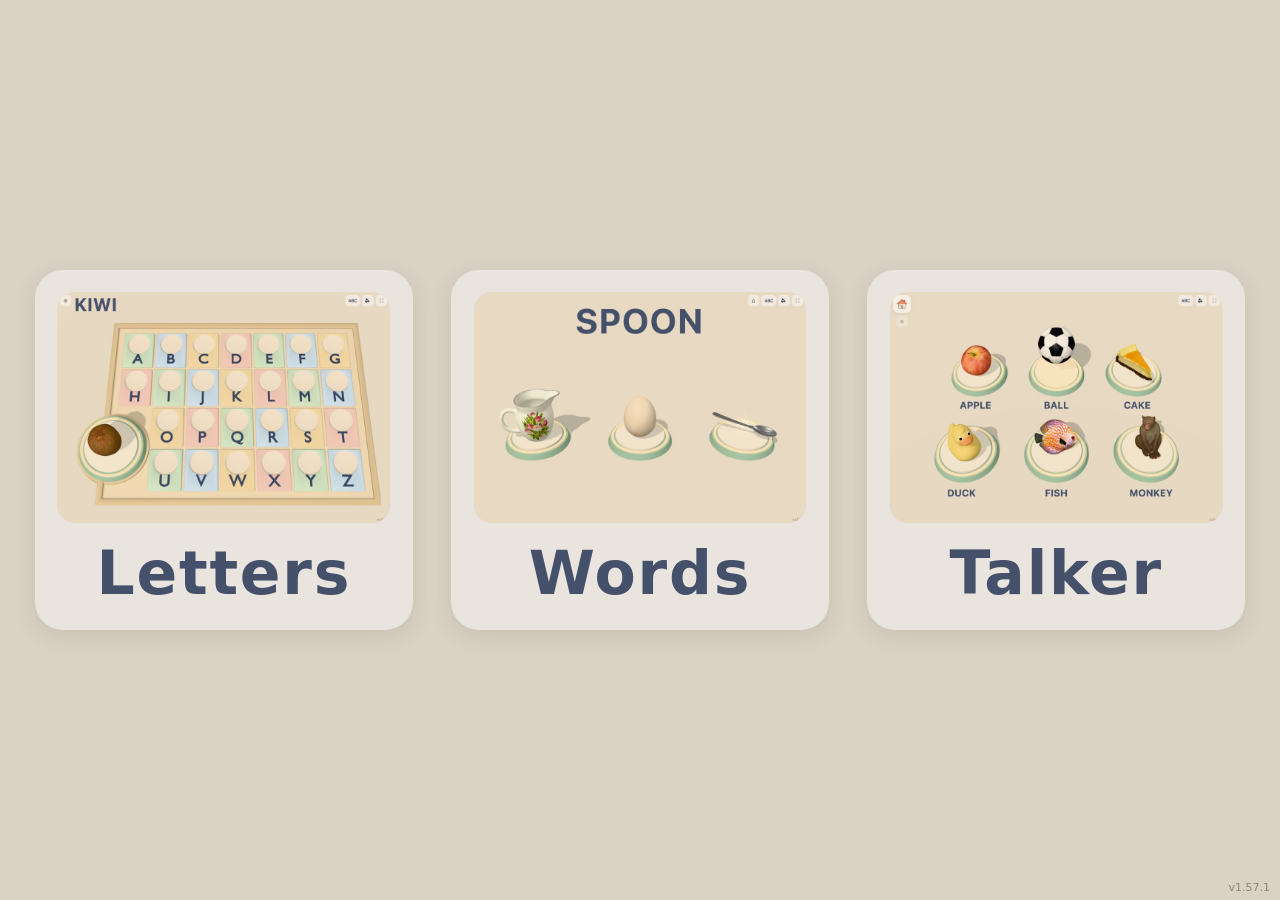
<file: index.html>
<!doctype html>
<html lang="en">
<head>
<meta charset="utf-8">
<meta name="viewport" content="width=device-width, initial-scale=1, viewport-fit=cover, user-scalable=no">
<meta name="theme-color" content="#d9d2c5">
<title>Mystery Box</title>
<link rel="manifest" href="manifest.webmanifest">
<link rel="icon" href="icon.svg">
<style>
  html, body { margin: 0; height: 100%; overflow: hidden; background: #d9d2c5; overscroll-behavior: none;
         -webkit-touch-callout: none; -webkit-user-select: none; user-select: none; -webkit-tap-highlight-color: transparent; touch-action: none; }
  main { height: 100dvh; display: flex; align-items: center; justify-content: center; gap: 3vw; padding: 0 4vw; box-sizing: border-box; }
  /* one big card per game: a picture of it and its name */
  a.game { display: flex; flex-direction: column; align-items: center; gap: 2.2dvh; text-decoration: none; color: #45506a;
           background: rgba(255,255,255,.4); border-radius: 28px; padding: 2.5dvh 2.5dvh 3dvh; box-shadow: 0 6px 22px rgba(80,70,50,.12);
           transition: transform .5s ease; }
  a.game:active { transform: scale(.97); }
  a.game img { display: block; width: min(26vw, 50dvh * 1.44); aspect-ratio: 1.44; object-fit: cover; border-radius: 18px; }
  a.game span { font: 700 clamp(28px, 7dvh, 60px)/1 system-ui, -apple-system, sans-serif; letter-spacing: .03em; }
  #ver { position: fixed; right: 10px; bottom: 6px; font: 11px system-ui, sans-serif; color: #8d8577; pointer-events: none; }
</style>
</head>
<body>
<main>
  <a class="game" href="letters.html"><img src="assets/splash/letters.jpg?v=1.57.1" alt=""><span>Letters</span></a>
  <a class="game" href="words.html"><img src="assets/splash/words.jpg?v=1.57.1" alt=""><span>Words</span></a>
  <a class="game" href="talk.html"><img src="assets/splash/talk.jpg?v=1.57.1" alt=""><span>Talker</span></a>
</main>
<div id="ver">v1.57.1</div>
<script>
  for (const ev of ['gesturestart', 'gesturechange', 'gestureend', 'dblclick', 'contextmenu']) document.addEventListener(ev, e => e.preventDefault(), { passive: false });
  document.addEventListener('touchmove', e => e.preventDefault(), { passive: false });
</script>
</body>
</html>
</file>
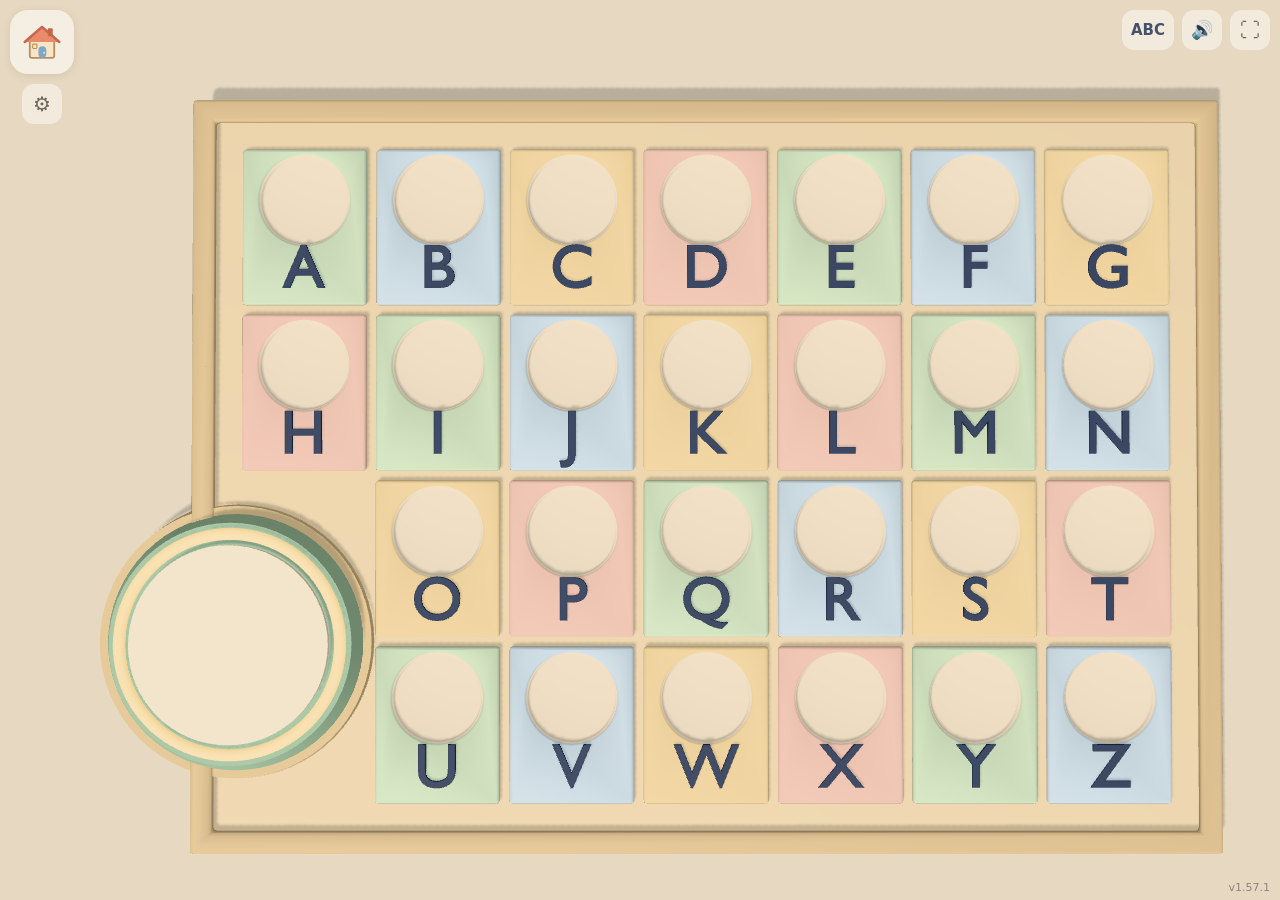
<file: letters.html>
<!doctype html>
<html lang="en">
<head>
<meta charset="utf-8">
<meta name="viewport" content="width=device-width, initial-scale=1, viewport-fit=cover, user-scalable=no">
<meta name="theme-color" content="#d9d2c5">
<title>Mystery Box</title>
<link rel="manifest" href="manifest.webmanifest">
<link rel="icon" href="icon.svg">
<style>
  html, body { margin: 0; height: 100%; overflow: hidden; background: #d9d2c5; overscroll-behavior: none;
         -webkit-touch-callout: none; -webkit-user-select: none; user-select: none; -webkit-tap-highlight-color: transparent; touch-action: none; }
  button { touch-action: manipulation; }
  canvas { display: block; width: 100vw; height: 100dvh; touch-action: none; -webkit-user-select: none; user-select: none; }
  #ver { position: fixed; right: 10px; bottom: 6px; font: 11px system-ui, sans-serif; color: #8d8577; pointer-events: none; }
  #full { position: fixed; right: 10px; top: 10px; width: 40px; height: 40px; border: 0; border-radius: 12px;
          background: rgba(255,255,255,.45); color: #6c6658; font-size: 20px; line-height: 40px; padding: 0; }
  #case { position: fixed; right: 106px; top: 10px; width: 52px; height: 40px; border: 0; border-radius: 12px;
          background: rgba(255,255,255,.45); color: #45506a; font: 600 15px system-ui, sans-serif; padding: 0; }
  #objname { position: fixed; left: 88px; top: 8px; font: 700 clamp(44px, 8vh, 72px)/1.1 system-ui, -apple-system, sans-serif; color: #45506a;
             letter-spacing: 0.04em; opacity: 0; transition: opacity .8s ease; pointer-events: none; }
  #objname.on { opacity: 1; }
  #gear { position: fixed; left: 22px; top: 84px; width: 40px; height: 40px; border: 0; border-radius: 12px;
          background: rgba(255,255,255,.45); color: #6c6658; font-size: 20px; line-height: 40px; padding: 0; }
  #panel { position: fixed; top: 8px; left: 8px; max-height: calc(100dvh - 16px); width: min(340px, 40vw); overflow-y: auto; touch-action: pan-y;
           background: rgba(247,242,232,.96); border-radius: 16px; padding: 10px 14px; box-shadow: 0 4px 18px rgba(0,0,0,.15);
           font: 14px system-ui, sans-serif; color: #45506a; box-sizing: border-box; -webkit-user-select: none; }
  #panel .head { display: flex; justify-content: space-between; align-items: center; position: sticky; top: -10px; background: inherit; padding: 4px 0 8px; }
  #panel .head button { margin-left: 4px; border: 0; border-radius: 10px; padding: 7px 9px; background: #e4dccb; color: #45506a; font: 600 13px system-ui, sans-serif; }
  #panel.right { left: auto; right: 8px; }
  #panel .head span button:first-child { margin-left: 0; }
  #panel .head button.on { background: #45506a; color: #f7f2e8; }
  #pickName { font-weight: 600; padding: 4px 0 2px; }
  #panel .foot button { margin: 6px 6px 0 0; border: 0; border-radius: 10px; padding: 7px 10px; background: #e4dccb; color: #45506a; font: 600 12px system-ui, sans-serif; }
  #panel .row button { border: 0; border-radius: 10px; padding: 6px 10px; background: #e4dccb; color: #45506a; font: 600 12px system-ui, sans-serif; }
  #panel .row button.on { background: #45506a; color: #f7f2e8; }
  #panel .row { display: grid; grid-template-columns: 6.5em 1fr 3.2em; align-items: center; gap: 8px; padding: 6px 0; }
  #panel input[type=range] { width: 100%; touch-action: none; }
  #panel .val { text-align: right; font-variant-numeric: tabular-nums; }
  #panel textarea { width: 100%; margin-top: 8px; font: 11px ui-monospace, monospace; border: 1px solid #d8cfbd; border-radius: 8px; background: #fbf8f2; color: #45506a; box-sizing: border-box; -webkit-user-select: text; user-select: text; }
  #home { position: fixed; left: 10px; top: 10px; width: 64px; height: 64px; border-radius: 18px; background: rgba(255,255,255,.55);
          display: flex; align-items: center; justify-content: center; box-shadow: 0 2px 8px rgba(80,70,50,.12); }
  #home:active { transform: scale(.94); }
  #sound { position: fixed; right: 58px; top: 10px; width: 40px; height: 40px; border: 0; border-radius: 12px;
          background: rgba(255,255,255,.45); color: #6c6658; font-size: 18px; line-height: 40px; padding: 0; }
</style>
<script type="importmap">{ "imports": { "three": "./vendor/three.module.js" } }</script>
</head>
<body>
<canvas id="c"></canvas>
<a id="home" href="./" aria-label="Choose a game"><svg viewBox="0 0 64 64" width="46" height="46" aria-hidden="true"><rect x="15" y="29" width="34" height="25" rx="3" fill="#f6e6c6" stroke="#b98d5e" stroke-width="2.5"/><path d="M8 32 L32 11 L56 32" fill="#e98a6b" stroke="#c4664b" stroke-width="3.5" stroke-linejoin="round" stroke-linecap="round"/><rect x="40" y="13" width="7" height="11" rx="1.5" fill="#c4664b"/><rect x="27" y="38" width="11" height="16" rx="5.5" fill="#7fa7c9"/><circle cx="35" cy="47" r="1.3" fill="#f6e6c6"/><rect x="19" y="35" width="6" height="6" rx="1.2" fill="#ffe9a8" stroke="#b98d5e" stroke-width="1.5"/></svg></a>
<button id="case" aria-label="Capitals or small letters">ABC</button>
<button id="sound" aria-label="Sound on or off">🔊</button>
<button id="full" aria-label="Full screen">⛶</button>
<div id="objname" aria-live="polite"></div>
<button id="gear" aria-label="Settings (press and hold)">⚙</button>
<div id="panel" hidden>
  <div class="head"><span><button id="tabObject" class="on">Object</button><button id="tabCamera">View</button></span><span><button id="flipPanel" aria-label="Move panel">⇆</button><button id="copySetup">Copy</button><button id="closePanel">Done</button></span></div>
  <div id="pickName">Tap an object on the board</div>
  <div id="controls"></div>
  <div class="foot"><button id="resetOne">Reset this</button><button id="resetAll">Reset all</button></div>
  <textarea id="setupOut" rows="2" readonly placeholder="Copy puts the settings here too"></textarea>
</div>
<div id="ver">v1.57.1</div>
<script>
  // iPad/iPhone Safari: no pinch or double-tap zoom, no page bounce, no long-press menu
  for (const ev of ['gesturestart', 'gesturechange', 'gestureend', 'dblclick', 'contextmenu']) document.addEventListener(ev, e => e.preventDefault(), { passive: false });
  document.addEventListener('touchmove', e => { if (!e.target.closest('#panel')) e.preventDefault(); }, { passive: false });
</script>
<script type="module" src="main.js?v=1.57.1"></script>
</body>
</html>
</file>
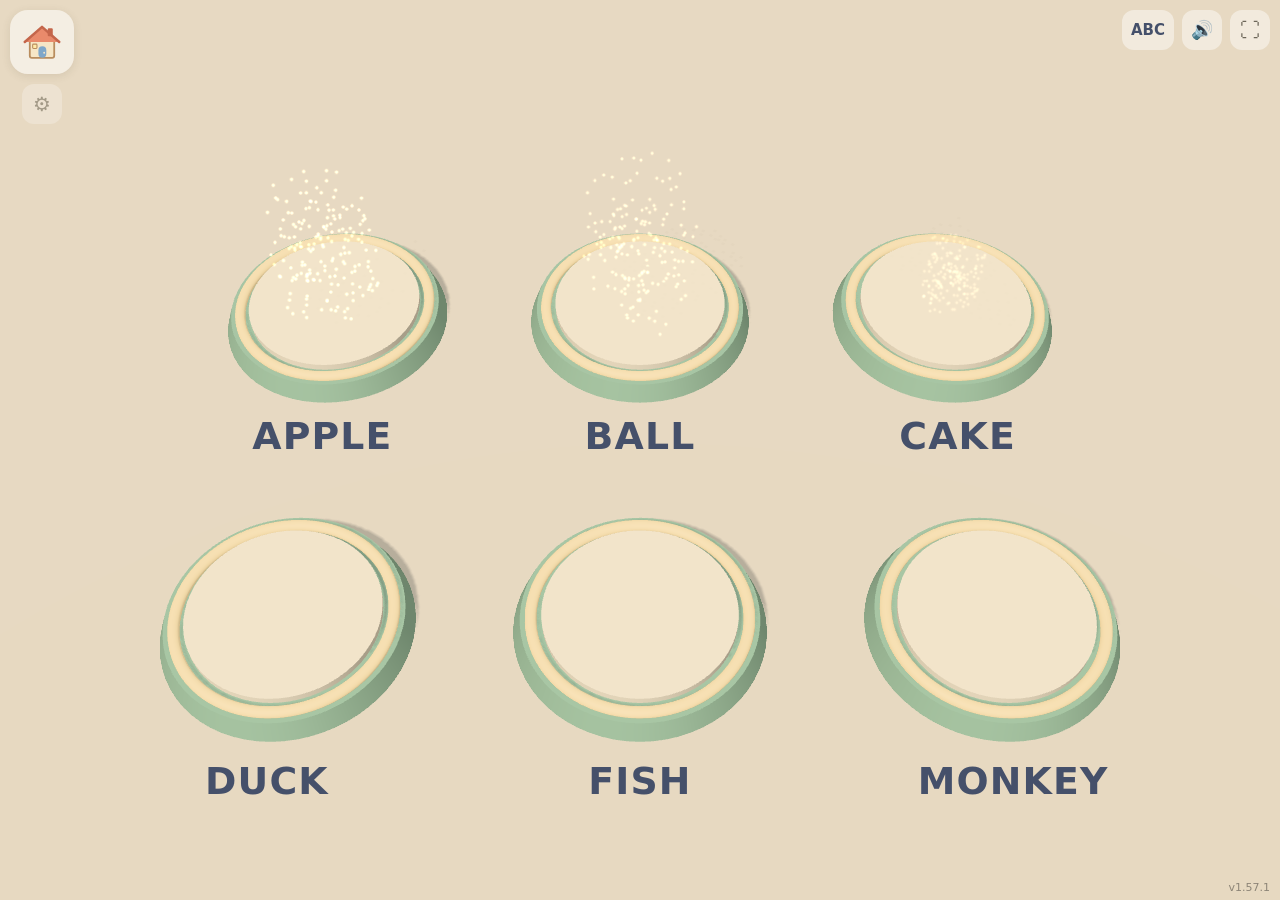
<file: talk.html>
<!doctype html>
<html lang="en">
<head>
<meta charset="utf-8">
<meta name="viewport" content="width=device-width, initial-scale=1, viewport-fit=cover, user-scalable=no">
<meta name="theme-color" content="#d9d2c5">
<title>Talker</title>
<link rel="manifest" href="manifest.webmanifest">
<link rel="icon" href="icon.svg">
<link rel="stylesheet" href="stage.css?v=1.57.1">
<style>
  /* each object's word, under its pad */
  .label { position: fixed; transform: translate(-50%, 0); white-space: nowrap; pointer-events: none;
           font: 700 clamp(18px, 4.2dvh, 40px)/1 system-ui, -apple-system, sans-serif; color: #45506a; letter-spacing: .03em;
           opacity: 0; transition: opacity .8s ease; }
  .label.on { opacity: 1; }
</style>
<script type="importmap">{ "imports": { "three": "./vendor/three.module.js" } }</script>
</head>
<body>
<canvas id="c"></canvas>
<div id="labels"></div>
<a id="home" href="./" aria-label="Choose a game"><svg viewBox="0 0 64 64" width="46" height="46" aria-hidden="true"><rect x="15" y="29" width="34" height="25" rx="3" fill="#f6e6c6" stroke="#b98d5e" stroke-width="2.5"/><path d="M8 32 L32 11 L56 32" fill="#e98a6b" stroke="#c4664b" stroke-width="3.5" stroke-linejoin="round" stroke-linecap="round"/><rect x="40" y="13" width="7" height="11" rx="1.5" fill="#c4664b"/><rect x="27" y="38" width="11" height="16" rx="5.5" fill="#7fa7c9"/><circle cx="35" cy="47" r="1.3" fill="#f6e6c6"/><rect x="19" y="35" width="6" height="6" rx="1.2" fill="#ffe9a8" stroke="#b98d5e" stroke-width="1.5"/></svg></a>
<button id="gear" class="btn" aria-label="Grown-ups: press and hold">⚙</button>
<button id="case" class="btn" aria-label="Capitals or small letters">ABC</button>
<button id="sound" class="btn" aria-label="Sound on or off">🔊</button>
<button id="full" class="btn" aria-label="Full screen">⛶</button>
<div id="panel" hidden></div>
<div id="ver">v1.57.1</div>
<script>
  for (const ev of ['gesturestart', 'gesturechange', 'gestureend', 'dblclick', 'contextmenu']) document.addEventListener(ev, e => e.preventDefault(), { passive: false });
  document.addEventListener('touchmove', e => { if (!e.target.closest('#panel')) e.preventDefault(); }, { passive: false });
</script>
<script type="module" src="talk.js?v=1.57.1"></script>
</body>
</html>
</file>
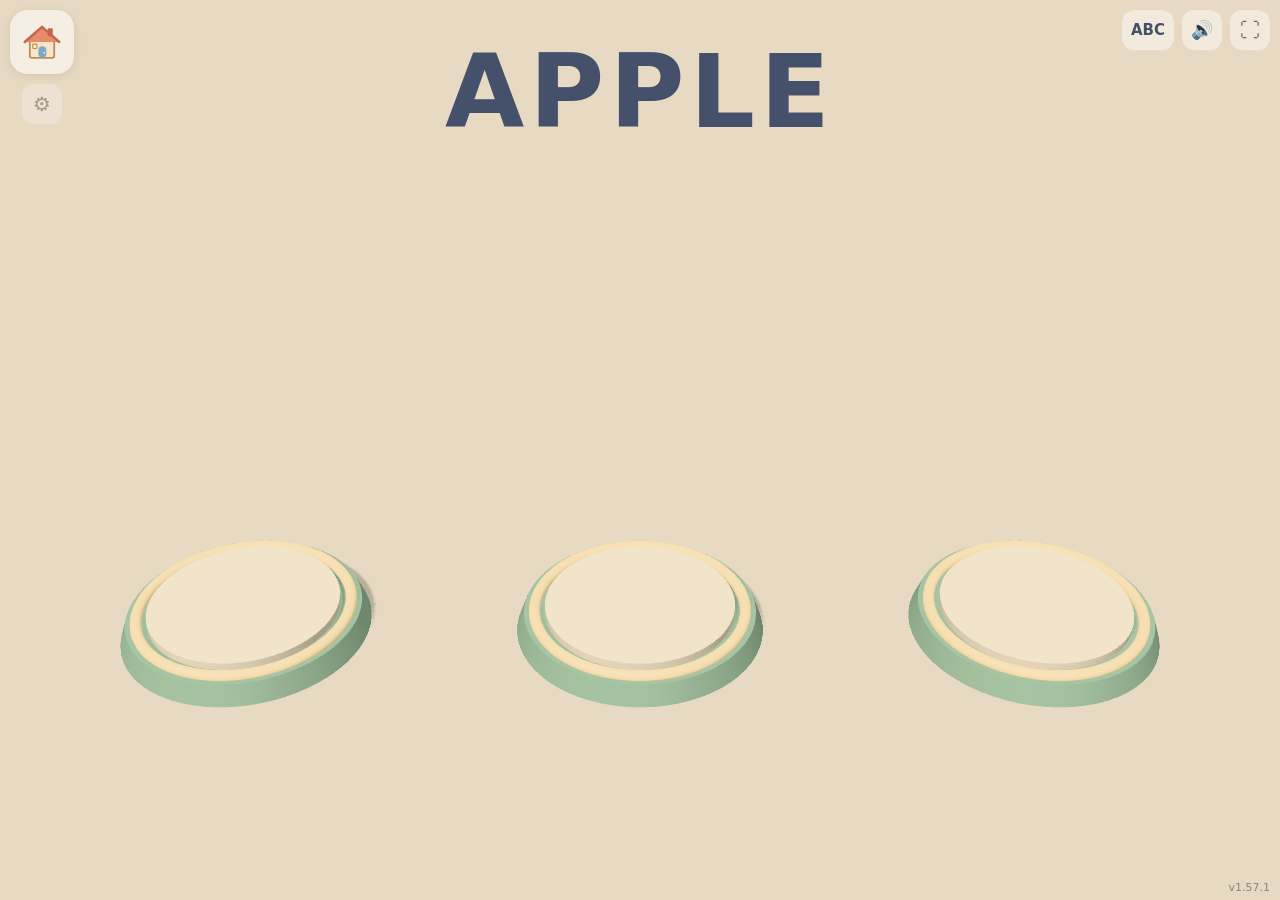
<file: words.html>
<!doctype html>
<html lang="en">
<head>
<meta charset="utf-8">
<meta name="viewport" content="width=device-width, initial-scale=1, viewport-fit=cover, user-scalable=no">
<meta name="theme-color" content="#d9d2c5">
<title>Find the Word</title>
<link rel="manifest" href="manifest.webmanifest">
<link rel="icon" href="icon.svg">
<link rel="stylesheet" href="stage.css?v=1.57.1">
<style>
  /* the word: big, centred over the objects; tap it to hear it again */
  #word { position: fixed; left: 50%; top: 4dvh; transform: translateX(-50%); white-space: nowrap;
          font: 700 clamp(40px, min(15dvh, 8vw), 130px)/1.1 system-ui, -apple-system, sans-serif; color: #45506a; letter-spacing: 0.05em;
          opacity: 0; transition: opacity .9s ease; }
  #word.on { opacity: 1; }
</style>
<script type="importmap">{ "imports": { "three": "./vendor/three.module.js" } }</script>
</head>
<body>
<canvas id="c"></canvas>
<div id="word"></div>
<a id="home" href="./" aria-label="Choose a game"><svg viewBox="0 0 64 64" width="46" height="46" aria-hidden="true"><rect x="15" y="29" width="34" height="25" rx="3" fill="#f6e6c6" stroke="#b98d5e" stroke-width="2.5"/><path d="M8 32 L32 11 L56 32" fill="#e98a6b" stroke="#c4664b" stroke-width="3.5" stroke-linejoin="round" stroke-linecap="round"/><rect x="40" y="13" width="7" height="11" rx="1.5" fill="#c4664b"/><rect x="27" y="38" width="11" height="16" rx="5.5" fill="#7fa7c9"/><circle cx="35" cy="47" r="1.3" fill="#f6e6c6"/><rect x="19" y="35" width="6" height="6" rx="1.2" fill="#ffe9a8" stroke="#b98d5e" stroke-width="1.5"/></svg></a>
<button id="gear" class="btn" aria-label="Grown-ups: press and hold">⚙</button>
<button id="case" class="btn" aria-label="Capitals or small letters">ABC</button>
<button id="sound" class="btn" aria-label="Sound on or off">🔊</button>
<button id="full" class="btn" aria-label="Full screen">⛶</button>
<div id="panel" hidden></div>
<div id="ver">v1.57.1</div>
<script>
  for (const ev of ['gesturestart', 'gesturechange', 'gestureend', 'dblclick', 'contextmenu']) document.addEventListener(ev, e => e.preventDefault(), { passive: false });
  document.addEventListener('touchmove', e => { if (!e.target.closest('#panel')) e.preventDefault(); }, { passive: false });
</script>
<script type="module" src="words.js?v=1.57.1"></script>
</body>
</html>
</file>
<file: stage.css>
/* shared look for the Words and Talker pages (the letters game keeps its own) */
html, body { margin: 0; height: 100%; overflow: hidden; background: #d9d2c5; overscroll-behavior: none;
       -webkit-touch-callout: none; -webkit-user-select: none; user-select: none; -webkit-tap-highlight-color: transparent; touch-action: none; }
button { touch-action: manipulation; }
canvas { display: block; width: 100vw; height: 100dvh; touch-action: none; }
#ver { position: fixed; right: 10px; bottom: 6px; font: 11px system-ui, sans-serif; color: #8d8577; pointer-events: none; }
.btn { position: fixed; top: 10px; width: 40px; height: 40px; border: 0; border-radius: 12px; padding: 0;
       background: rgba(255,255,255,.45); color: #6c6658; font: 20px/40px system-ui, sans-serif; text-align: center; text-decoration: none; }
#full { right: 10px; }
#sound { right: 58px; font-size: 18px; }
#case { right: 106px; width: 52px; color: #45506a; font: 600 15px/40px system-ui, sans-serif; }
#home { position: fixed; left: 10px; top: 10px; width: 64px; height: 64px; border-radius: 18px; background: rgba(255,255,255,.55);
        display: flex; align-items: center; justify-content: center; box-shadow: 0 2px 8px rgba(80,70,50,.12); }
#home:active { transform: scale(.94); }
#gear { left: 22px; top: 84px; opacity: .55; }
/* grown-ups' panel */
#panel { position: fixed; top: 8px; left: 8px; max-height: calc(100dvh - 16px); width: min(420px, 60vw); overflow-y: auto; touch-action: pan-y;
         background: rgba(247,242,232,.97); border-radius: 16px; padding: 10px 14px 14px; box-shadow: 0 4px 18px rgba(0,0,0,.15);
         font: 14px system-ui, sans-serif; color: #45506a; box-sizing: border-box; z-index: 5; }
#panel h3 { margin: 12px 0 6px; font-size: 14px; }
#panel .head { display: flex; justify-content: space-between; align-items: center; font-weight: 700; }
#panel button { border: 0; border-radius: 10px; padding: 7px 10px; margin: 0 6px 6px 0; background: #e4dccb; color: #45506a; font: 600 13px system-ui, sans-serif; }
#panel button.on { background: #45506a; color: #f7f2e8; }
#panel .note { font-size: 12px; color: #7a7466; margin: 0 0 6px; }
#panel .chips button { padding: 6px 9px; font-weight: 500; }
</file>
